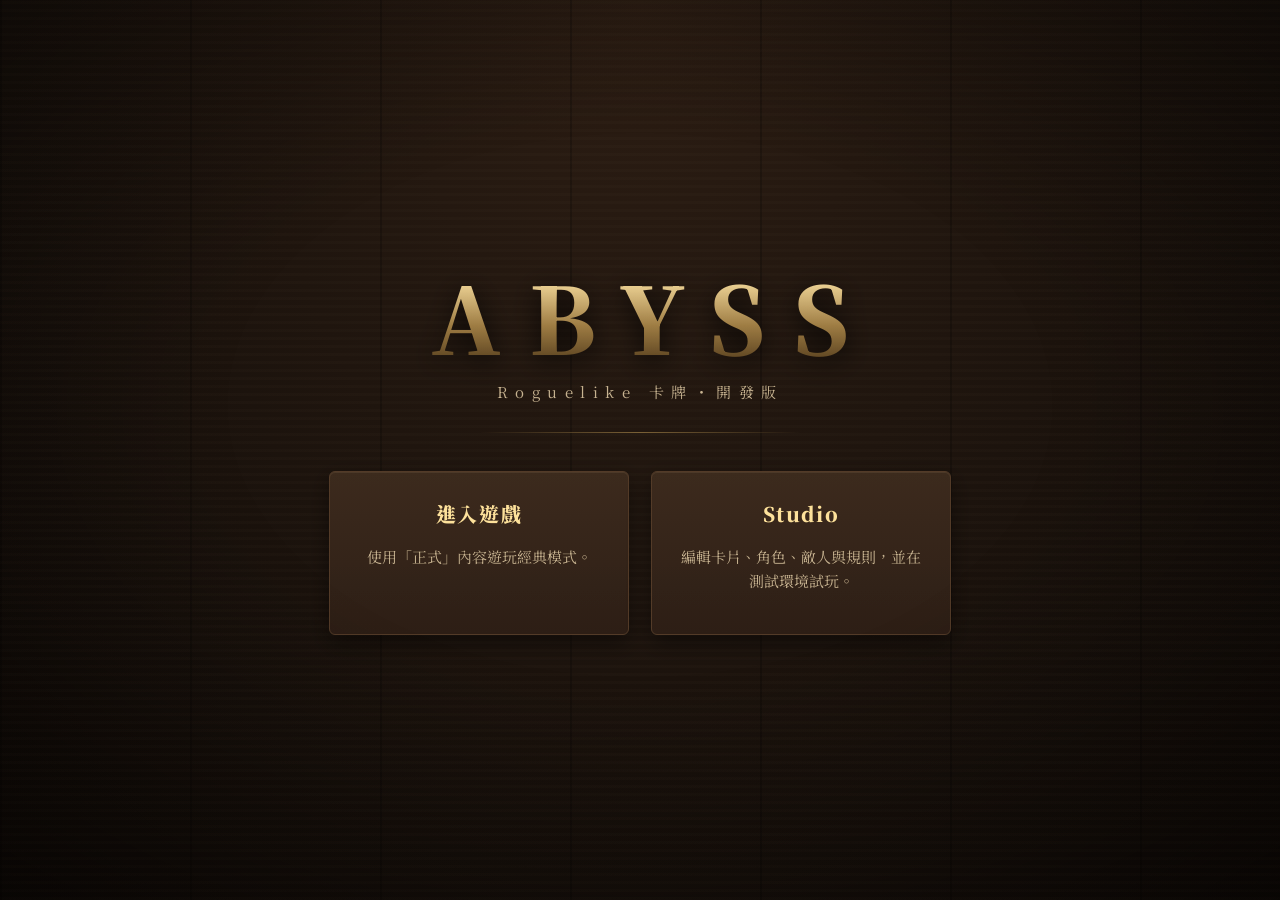
<file: index.html>
<!doctype html>
<html lang="zh-Hant">
<head>
<meta charset="utf-8">
<meta name="viewport" content="width=device-width, initial-scale=1">
<title>ABYSS</title>
<link rel="stylesheet" href="css/theme.css?v=20261125b">
<link rel="stylesheet" href="css/game.css?v=20261125b">
</head>
<body class="game">
<div id="app">
  <div class="screen">
    <div class="title-mark">ABYSS</div>
    <div class="title-sub">Roguelike 卡牌・開發版</div>
    <hr class="rule" style="width:320px">
    <div class="door-row">
      <a class="door panel" href="game.html"><h2>進入遊戲</h2><p class="dim">使用「正式」內容遊玩經典模式。</p></a>
      <a class="door panel" href="studio.html"><h2>Studio</h2><p class="dim">編輯卡片、角色、敵人與規則，並在測試環境試玩。</p></a>
    </div>
  </div>
</div>
</body>
</html>
</file>
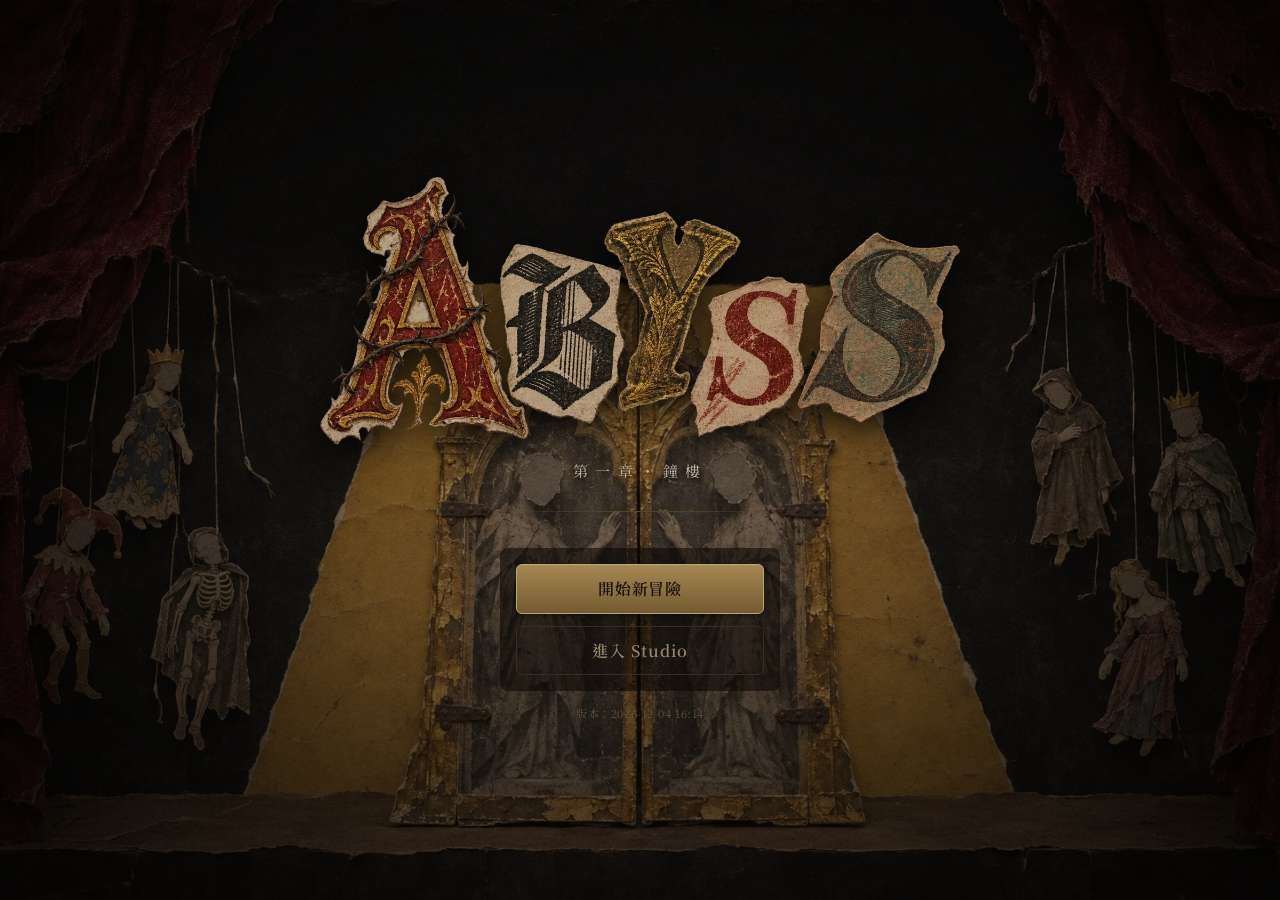
<file: game.html>
<!doctype html>
<html lang="zh-Hant">
<head>
<meta charset="utf-8">
<meta name="viewport" content="width=device-width, initial-scale=1">
<title>ABYSS</title>
<link rel="stylesheet" href="css/theme.css?v=20261125b">
<link rel="stylesheet" href="css/battle.css?v=20261125b">
<link rel="stylesheet" href="css/game.css?v=20261125b">
</head>
<body class="game">
<div id="app"></div>
<script type="module" src="js/game.js?v=20261125b"></script>
</body>
</html>
</file>
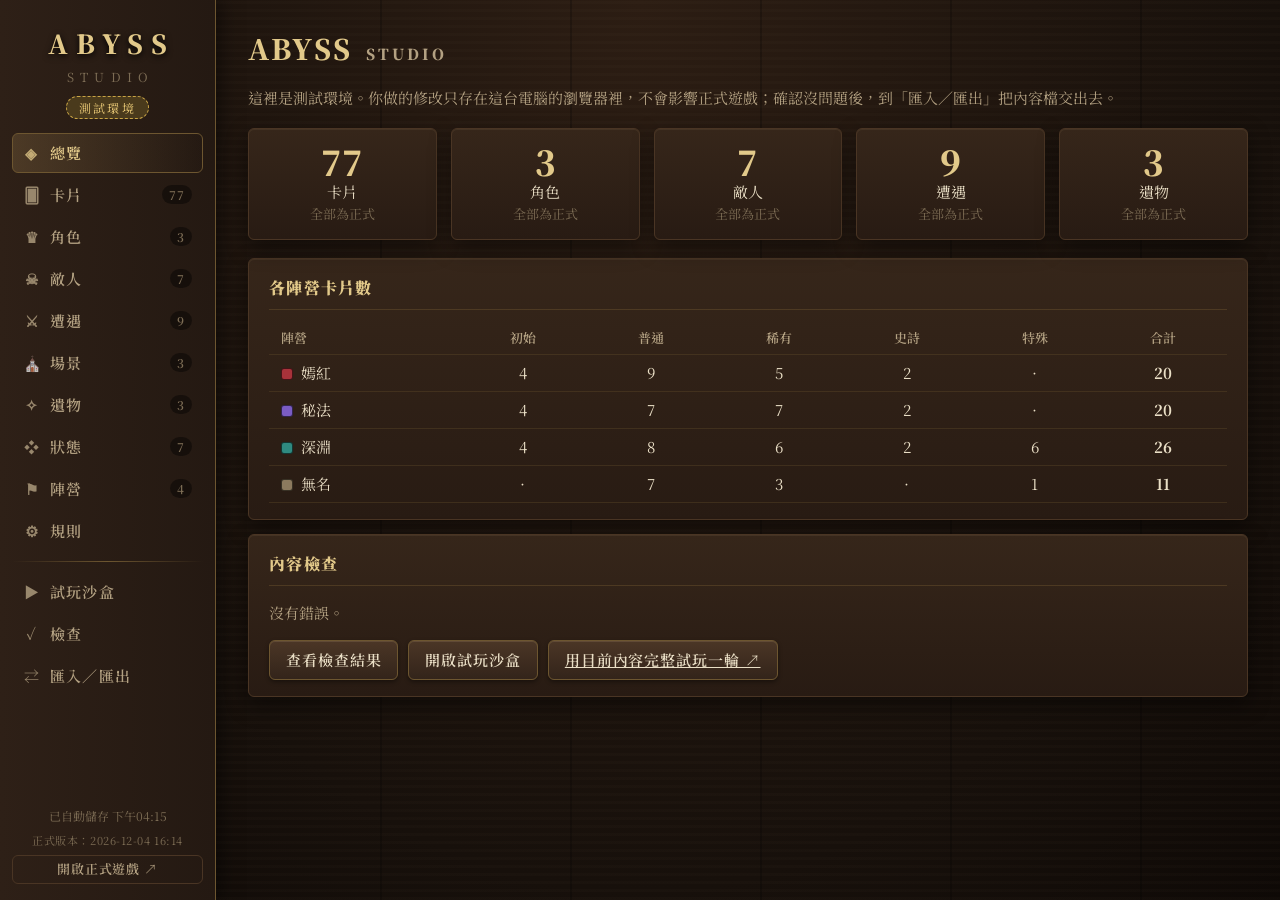
<file: studio.html>
<!doctype html>
<html lang="zh-Hant">
<head>
<meta charset="utf-8">
<meta name="viewport" content="width=device-width, initial-scale=1">
<title>ABYSS Studio</title>
<link rel="stylesheet" href="css/theme.css?v=20261125b">
<link rel="stylesheet" href="css/battle.css?v=20261125b">
<link rel="stylesheet" href="css/studio.css?v=20261125b">
</head>
<body class="studio">
<aside class="sidebar">
  <a class="brand" href="index.html"><span>ABYSS</span><small>STUDIO</small></a>
  <div class="env-tag">測試環境</div>
  <nav id="nav"></nav>
  <div class="grow"></div>
  <div id="save-state" class="save-state"></div>
  <a class="btn sm ghost" href="game.html" target="_blank">開啟正式遊戲 ↗</a>
</aside>
<main id="main"></main>
<script type="module" src="js/studio.js?v=20261125b"></script>
</body>
</html>
</file>
<file: css/theme.css>
/* 共用外觀：陳舊木質 × 黑暗奇幻 */
@import url('https://fonts.googleapis.com/css2?family=Noto+Serif+TC:wght@400;600;900&display=swap');

:root {
  --wood-0: #120c08; --wood-1: #1c130d; --wood-2: #281b13; --wood-3: #36261a; --wood-4: #4a3524;
  --brass: #b9965b; --brass-hi: #e2c98a; --brass-lo: #6d5630;
  --ink: #eadfc6; --ink-dim: #b3a182; --ink-faint: #7d6d55;
  --ember: #c8553d; --blood: #a8323a; --moss: #6f9a5b; --frost: #6fa3c4; --gold: #e0b84a;
  --parch: #d9c9a3; --parch-ink: #2b2016;
  --radius: 6px;
  --serif: 'Noto Serif TC', 'Songti TC', 'PMingLiU', 'Source Han Serif TC', serif;
}
* { box-sizing: border-box; }
html, body { height: 100%; margin: 0; }
body {
  color: var(--ink); font-family: var(--serif); font-size: 15px; line-height: 1.6;
  background:
    repeating-linear-gradient(90deg, rgba(0,0,0,.22) 0 2px, transparent 2px 190px),
    repeating-linear-gradient(0deg, rgba(255,220,170,.014) 0 3px, transparent 3px 8px),
    radial-gradient(ellipse at 50% 0%, #2c1d13 0%, #17100b 70%, #0e0906 100%);
  background-attachment: fixed;
}
h1, h2, h3, h4 { font-weight: 900; letter-spacing: .08em; margin: 0; color: var(--brass-hi); }
h1 { font-size: 28px; } h2 { font-size: 20px; } h3 { font-size: 16px; }
a { color: var(--brass-hi); }
::selection { background: var(--brass-lo); color: #fff; }
::-webkit-scrollbar { width: 10px; height: 10px; }
::-webkit-scrollbar-thumb { background: var(--wood-4); border-radius: 5px; border: 2px solid var(--wood-1); }
::-webkit-scrollbar-track { background: var(--wood-1); }

.panel {
  background: linear-gradient(180deg, var(--wood-3), var(--wood-2));
  border: 1px solid var(--wood-4); border-radius: var(--radius);
  box-shadow: inset 0 1px 0 rgba(255,220,170,.07), 0 8px 22px rgba(0,0,0,.45);
}
.rule { height: 1px; border: 0; margin: 14px 0; background: linear-gradient(90deg, transparent, var(--brass-lo), transparent); }
.dim { color: var(--ink-dim); } .faint { color: var(--ink-faint); } .small { font-size: 13px; }
.row { display: flex; gap: 10px; align-items: center; flex-wrap: wrap; }
.grow { flex: 1; } .hidden { display: none !important; }

/* 按鈕 */
.btn {
  font: inherit; font-weight: 600; color: var(--ink); cursor: pointer; padding: 7px 16px; letter-spacing: .06em;
  background: linear-gradient(180deg, #4b3626, #33241a); border: 1px solid var(--brass-lo); border-radius: var(--radius);
  box-shadow: inset 0 1px 0 rgba(255,220,170,.12), 0 2px 4px rgba(0,0,0,.4); transition: filter .12s, transform .06s;
}
.btn:hover { filter: brightness(1.2); } .btn:active { transform: translateY(1px); }
.btn:disabled { opacity: .45; cursor: not-allowed; filter: none; }
.btn.primary { background: linear-gradient(180deg, #c9a565, #8d6f3c); color: #1d140c; border-color: var(--brass-hi); }
.btn.danger { background: linear-gradient(180deg, #7c2c2c, #521c1c); border-color: #a04a44; }
.btn.ghost { background: transparent; box-shadow: none; border-color: var(--wood-4); color: var(--ink-dim); }
.btn.sm { padding: 3px 10px; font-size: 13px; }
.btn.icon { padding: 2px 8px; min-width: 28px; }

/* 表單 */
input[type=text], input[type=number], input[type=search], textarea, select {
  font: inherit; color: var(--ink); background: #150e0a; border: 1px solid var(--wood-4); border-radius: 4px;
  padding: 6px 9px; box-shadow: inset 0 2px 4px rgba(0,0,0,.5); min-width: 0;
}
input:focus, textarea:focus, select:focus, .btn:focus-visible { outline: 2px solid var(--brass); outline-offset: 1px; }
input[type=number] { width: 76px; }
input[type=color] { width: 44px; height: 32px; padding: 0; border: 1px solid var(--wood-4); background: none; }
textarea { width: 100%; resize: vertical; min-height: 58px; }
label.check { display: inline-flex; gap: 6px; align-items: center; cursor: pointer; }
input[type=checkbox] { accent-color: var(--brass); width: 16px; height: 16px; }

/* 草稿／正式 標示 */
.badge { display: inline-block; font-size: 12px; font-weight: 600; padding: 1px 9px; border-radius: 99px; letter-spacing: .1em; white-space: nowrap; }
.badge.draft { background: #4a3a1c; color: #f0cf7a; border: 1px dashed #c9a445; }
.badge.official { background: #24391f; color: #a9d490; border: 1px solid #55803f; }

/* ───────── 卡片 ───────── */
.card {
  --cw: 170px; --fc: #8c7a5e;
  position: relative; width: var(--cw); height: calc(var(--cw) * 1.5); font-size: calc(var(--cw) / 13.5); flex: none;
  border-radius: .7em; padding: .55em; color: var(--parch-ink); user-select: none;
  background: linear-gradient(160deg, color-mix(in srgb, var(--fc) 70%, #000), color-mix(in srgb, var(--fc) 28%, #0c0705) 60%, #0c0705);
  border: .12em solid color-mix(in srgb, var(--fc) 60%, var(--brass));
  box-shadow: 0 .3em .9em rgba(0,0,0,.6), inset 0 0 0 .08em rgba(0,0,0,.5);
  display: flex; flex-direction: column; gap: .3em;
}
.card-name {
  text-align: center; font-weight: 900; font-size: 1.12em; letter-spacing: .08em; color: #f3e6c8; padding: .12em 1.6em;
  background: linear-gradient(90deg, transparent, rgba(0,0,0,.55) 18%, rgba(0,0,0,.55) 82%, transparent);
  white-space: nowrap; overflow: hidden; text-overflow: ellipsis; text-shadow: 0 1px 2px #000;
}
.card-cost {
  position: absolute; top: -.5em; left: -.5em; width: 2.3em; height: 2.3em; border-radius: 50%; z-index: 2;
  display: grid; place-items: center; font-weight: 900; font-size: 1.25em; color: #fff3d0;
  background: radial-gradient(circle at 35% 30%, #e6c26a, #7a5a22 70%, #3c2a0e); border: .1em solid #2a1c0a;
  box-shadow: 0 .15em .4em rgba(0,0,0,.7); text-shadow: 0 1px 2px #000;
}
.card-cost.na { background: radial-gradient(circle at 35% 30%, #777, #333 70%, #111); font-size: 1em; }
.card-art {
  flex: 1 1 auto; min-height: 0; border-radius: .35em; overflow: hidden; display: grid; place-items: center;
  background: radial-gradient(circle at 50% 40%, color-mix(in srgb, var(--fc) 55%, #1a1009), #0d0806 85%);
  border: .08em solid rgba(0,0,0,.7); box-shadow: inset 0 0 1.2em rgba(0,0,0,.8);
}
.card-art img { width: 100%; height: 100%; object-fit: cover; }
.card-art svg { width: 46%; height: 70%; opacity: .75; fill: none; stroke: color-mix(in srgb, var(--fc) 45%, #f0dcae); stroke-width: 1.6; stroke-linecap: round; stroke-linejoin: round; }
.card-type { text-align: center; font-size: .78em; line-height: 1.3; letter-spacing: .2em; color: #e9d9b4; opacity: .85; }
/* 文字區：上方最多四行說明，下方固定留給風味文字 */
.card-text {
  flex: none; border-radius: .35em; padding: .4em .22em .35em; font-size: .8em; line-height: 1.36; letter-spacing: -.01em;
  background: linear-gradient(180deg, #e2d3ad, #c9b88d); box-shadow: inset 0 0 .8em rgba(90,60,20,.45);
  display: flex; flex-direction: column; text-align: center;
}
.card-desc { height: calc(1.36em * 4); overflow: hidden; display: flex; flex-direction: column; justify-content: center; }
.card-desc .ln.head { font-weight: 900; letter-spacing: .25em; margin-right: -.25em; }
.card-flavor {
  height: calc(1.3em * 2 * .84); margin-top: .3em; padding-top: .25em; border-top: 1px solid rgba(107,90,60,.35);
  font-size: .84em; line-height: 1.3; color: #6b5a3c; font-style: italic; overflow: hidden;
  display: flex; align-items: center; justify-content: center;
}
.card-text b { color: #7a1f1f; } .card-text b.en { color: #0e5f5c; }
.card-text i { font-style: normal; color: #4a2f7a; font-weight: 600; }
.card-text .cn { font-weight: 900; }
.card-rarity { position: absolute; left: 50%; bottom: -.35em; transform: translateX(-50%) rotate(45deg); width: .8em; height: .8em; border: .1em solid #1a1009; }
.r-starter .card-rarity, .r-special .card-rarity { background: #8a7a62; }
.r-common .card-rarity { background: #d8d0c0; } .r-rare .card-rarity { background: #5aa3e0; box-shadow: 0 0 .5em #5aa3e0; }
.r-epic .card-rarity { background: #e0b84a; box-shadow: 0 0 .6em #e0b84a; }
.card.upgraded .card-name { color: #9fe08a; }
.card .ribbon {
  position: absolute; top: .9em; right: -.35em; z-index: 3; font-size: .8em; font-weight: 900; letter-spacing: .15em;
  background: #c9a445; color: #2a1c0a; padding: .05em .6em; border: 1px dashed #2a1c0a; transform: rotate(8deg);
}
.card-tips {
  display: none; position: absolute; left: 50%; bottom: calc(100% + 10px); transform: translateX(-50%); z-index: 50; width: 230px;
  font-size: 13px; line-height: 1.5; color: var(--ink); text-align: left; pointer-events: none;
}
.card:hover .card-tips { display: block; }
.tip { background: rgba(18,12,8,.96); border: 1px solid var(--brass-lo); border-radius: 5px; padding: 6px 10px; margin-top: 4px; box-shadow: 0 4px 12px rgba(0,0,0,.6); }
.tip b { color: var(--brass-hi); margin-right: 6px; }

/* ───────── 有卡框的卡片 ───────── */
.card.framed { padding: 0; background: none; border: 0; box-shadow: none; display: block; color: var(--parch-ink); font-family: 'Noto Serif TC', var(--serif); }
.card.framed > * { position: absolute; }
.fc-art { overflow: hidden; display: grid; place-items: center; background: radial-gradient(circle at 50% 40%, color-mix(in srgb, var(--fc) 45%, #1a1009), #0d0806 85%); }
.fc-art img { width: 100%; height: 100%; object-fit: cover; }
.fc-art svg { width: 40%; height: 60%; opacity: .7; fill: none; stroke: color-mix(in srgb, var(--fc) 40%, #f0dcae); stroke-width: 1.6; stroke-linecap: round; stroke-linejoin: round; }
.fc-frame { inset: 0; width: 100%; height: 100%; pointer-events: none; filter: drop-shadow(0 .25em .5em rgba(0,0,0,.55)); }
.fc-cost, .fc-gem { aspect-ratio: 1; translate: -50% -50%; }
.fc-cost { display: grid; place-items: center; font-weight: 900; font-size: 1.45em; line-height: 1; color: #fbe9c4; -webkit-text-stroke: .17em #2a0a08; paint-order: stroke fill; }
.fc-cost.na { font-size: 1.1em; }
.fc-name { display: flex; align-items: center; justify-content: center; font-weight: 900; letter-spacing: .12em; white-space: nowrap; line-height: 1; color: #f6e6c4; -webkit-text-stroke: .17em #1c0d08; paint-order: stroke fill; }
.fc-name span { margin-right: -.12em; }
.card.framed.upgraded .fc-name { color: #b9e89c; }
.fc-text { display: flex; flex-direction: column; text-align: center; font-size: .65em; letter-spacing: .05em; }
.fc-type { font-size: .9em; letter-spacing: .35em; line-height: 1.5; color: #6b5a3c; border-bottom: 1px solid rgba(107,90,60,.35); }
.card.framed .card-desc { height: calc(1.4em * 4); line-height: 1.4; margin-top: .15em; font-weight: 600; }
.card.framed .card-flavor { margin-top: auto; height: auto; min-height: calc(1.3em * 2 * .86 + .3em); font-size: .86em; line-height: 1.3; }
.card.framed b { color: #7a1f1f; } .card.framed b.en { color: #0e5f5c; }
.card.framed i { font-style: normal; color: #4a2f7a; font-weight: 700; }
.card.framed .cn { font-weight: 900; }
.card.framed .ribbon { top: 13%; right: 4%; }
/* 稀有度寶石：鑲在卡圖下緣的尖刺上 */
/* 寶石外框本身不旋轉（中心固定在指定位置），菱形畫在內層，避免旋轉後偏離卡框上的底座 */
.fc-gem { background: none !important; box-shadow: none !important; }
.fc-gem::before { content: ''; position: absolute; inset: 15%; rotate: 45deg; border: .08em solid #160a06; background: var(--gem); box-shadow: var(--gem-glow, 0 0 0 transparent), inset .12em .12em .2em rgba(255,255,255,.55), inset -.12em -.12em .25em rgba(0,0,0,.6); }
.g-starter, .g-special { --gem: #5b5048; }
.g-common { --gem: #d9cfbb; }
.g-rare { --gem: #3f78c9; --gem-glow: 0 0 .5em #3f78c9; }
.g-epic { --gem: #e2b23c; --gem-glow: 0 0 .7em #f0c050; }

/* 卡背 */
.card-back { --cw: 60px; width: var(--cw); height: calc(var(--cw) * 1.5); flex: none; border-radius: calc(var(--cw) / 18); overflow: hidden;
  background: repeating-linear-gradient(45deg, #3a2a1c 0 6px, #2c1f15 6px 12px); border: 1px solid var(--brass-lo); box-shadow: 0 3px 8px rgba(0,0,0,.6); }
.card-back img { width: 100%; height: 100%; object-fit: cover; display: block; }
.card-back:has(img) { background: none; border: 0; }

/* 彈出視窗 */
.modal-back { position: fixed; inset: 0; background: rgba(6,4,2,.78); display: grid; place-items: center; z-index: 200; padding: 20px; }
.modal { max-width: min(1100px, 96vw); max-height: 92vh; overflow: auto; padding: 22px 26px; }
.modal h2 { text-align: center; margin-bottom: 14px; }
.card-pick { display: flex; flex-wrap: wrap; gap: 18px; justify-content: center; padding: 14px 6px; }
.card-pick .card { cursor: pointer; transition: transform .12s; }
.card-pick .card:hover { transform: translateY(-6px); }
.card-pick .card.picked { outline: 3px solid var(--gold); outline-offset: 3px; transform: translateY(-10px); }

.toast { position: fixed; left: 50%; bottom: 26px; transform: translateX(-50%); z-index: 400; padding: 9px 20px; background: #20160f; border: 1px solid var(--brass); border-radius: 99px; box-shadow: 0 6px 20px rgba(0,0,0,.6); }

.ver { font-size: 11px; color: var(--ink-faint); text-align: center; letter-spacing: .05em; }

/* 名稱布條是淺色羊皮紙時，名稱改用深色墨字 */
.card.framed.name-dark .fc-name { color: #24140a; -webkit-text-stroke: 0; text-shadow: 0 0 .15em rgba(245,232,200,.7); }
</file>
<file: css/game.css>
/* 遊戲本體的畫面 */
body.game #app { min-height: 100vh; display: flex; flex-direction: column; }
.screen { flex: 1; display: flex; flex-direction: column; align-items: center; justify-content: center; gap: 14px; padding: 30px 20px; text-align: center; }
.title-mark { font-size: 92px; font-weight: 900; letter-spacing: .3em; margin-right: -.3em; line-height: 1.1;
  background: linear-gradient(180deg, #f1dca3, #8d6f3c 60%, #4a3519); -webkit-background-clip: text; background-clip: text; color: transparent;
  filter: drop-shadow(0 6px 14px rgba(0,0,0,.8)); }
.title-sub { letter-spacing: .5em; color: var(--ink-dim); }
.menu { display: flex; flex-direction: column; gap: 12px; min-width: 280px; margin-top: 8px; }
.menu .btn { padding: 11px 20px; font-size: 16px; text-decoration: none; text-align: center; }
.door-row { display: flex; gap: 22px; flex-wrap: wrap; justify-content: center; margin-top: 10px; }
.door { width: 300px; padding: 26px; text-decoration: none; color: var(--ink); transition: transform .15s, border-color .15s; }
.door:hover { transform: translateY(-4px); border-color: var(--brass); }
.preview-bar { background: #4a3a1c; color: #f0cf7a; border-bottom: 1px dashed #c9a445; text-align: center; padding: 4px 10px; font-size: 13px; letter-spacing: .08em; }

.hud { display: flex; align-items: center; gap: 14px; padding: 8px 18px; background: linear-gradient(180deg, #33241a, #20160f); border-bottom: 1px solid var(--brass-lo); box-shadow: 0 4px 12px rgba(0,0,0,.5); flex-wrap: wrap; }
.hud b { color: var(--brass-hi); letter-spacing: .12em; font-size: 16px; }
.hud-hp { color: #f08a72; font-weight: 600; }
.pips { display: flex; gap: 5px; align-items: center; }
.pip { width: 11px; height: 11px; border-radius: 50%; border: 1px solid var(--brass-lo); background: #150e0a; }
.pip.s-rest { border-radius: 2px; transform: rotate(45deg); border-color: #c8763d; }
.pip.boss { width: 15px; height: 15px; border-color: var(--gold); }
.pip.done { background: var(--brass-lo); } .pip.now { background: var(--gold); box-shadow: 0 0 8px var(--gold); }
.enc-name { text-align: center; letter-spacing: .4em; color: var(--ink-dim); padding-top: 12px; }
.battle-wrap { flex: 1; display: flex; flex-direction: column; }
.battle-wrap > .battle { flex: 1; }
.gold { color: var(--gold); }

.char-row { display: flex; gap: 22px; flex-wrap: wrap; justify-content: center; margin: 14px 0; }
.char { width: 300px; padding: 22px 22px 18px; border-top: 3px solid var(--fc); }
.char h2 { margin-top: 12px; } .char-title { color: var(--fc); filter: brightness(1.5); letter-spacing: .15em; font-size: 13px; }
.char p { min-height: 72px; margin: 10px 0; }
.relic-line { margin-top: 6px; color: #d7b8f0; text-align: left; background: rgba(10,6,4,.5); border-radius: 5px; padding: 6px 10px; }
.fire { font-size: 76px; color: #e0843d; text-shadow: 0 0 30px #e0843d; line-height: 1; }
.up-pair { display: flex; align-items: center; gap: 10px; padding: 10px; border-radius: 8px; cursor: pointer; border: 1px solid transparent; }
.up-pair:hover { border-color: var(--brass); background: rgba(10,6,4,.5); }
.up-pair > span { font-size: 22px; color: var(--gold); }

.relic-img { width: 34px; height: 34px; object-fit: contain; float: left; margin: 0 8px 0 0; }
.emblem { width: 20px; height: 20px; object-fit: contain; vertical-align: -4px; margin-right: 5px; }

/* 遊戲中的非戰鬥畫面也壓暗四周 */
body.game::after { content: ''; position: fixed; inset: 0; z-index: 150; pointer-events: none;
  background: radial-gradient(ellipse 80% 75% at 50% 45%, transparent 40%, rgba(3,2,1, calc(var(--vignette, .6) * .8)) 100%); }
body.game .screen { filter: brightness(calc(var(--mood-bright, 1) + .12)); }
.hud { background: linear-gradient(180deg, #1d140e, #120c08); border-bottom-color: #4a3a22; }

.relic-row { display: flex; gap: 6px; }
.relic-icon { width: 30px; height: 30px; display: grid; place-items: center; border-radius: 50%; cursor: help; font-size: 16px; color: #d7b8f0;
  background: radial-gradient(circle at 40% 35%, #3a2a40, #160f18); border: 1px solid #7d5aa0; }
.relic-icon img { width: 26px; height: 26px; object-fit: contain; }
/* 正式遊戲（全螢幕）：手牌少收一點，至少露出約七成 */
body.game .hand { margin-bottom: -58px; }

/* ───────── 選陣營：昏暗的房間、一道昏黃的光、三本書 ───────── */
.fsel { position: relative; flex: 1; min-height: 100vh; overflow: hidden; display: flex; flex-direction: column; align-items: center; justify-content: center;
  background: radial-gradient(ellipse 45% 55% at 50% 62%, rgba(110,78,40,.35), transparent 70%), radial-gradient(ellipse at 50% 100%, #1c120b, #0a0604 70%); }
.fsel.has-bg { background-size: cover; background-position: center; }
.fsel-beam { position: absolute; left: 50%; top: -10%; width: 70vw; height: 92%; translate: -50% 0; pointer-events: none;
  background: linear-gradient(180deg, rgba(255,214,140,.22), rgba(255,200,120,.10) 60%, transparent);
  clip-path: polygon(42% 0, 58% 0, 100% 100%, 0 100%); filter: blur(10px); animation: beamflick 4s steps(1, end) infinite; }
@keyframes beamflick { 0%, 100% { opacity: 1; } 31% { opacity: .9; } 37% { opacity: 1; } 72% { opacity: .94; } }
.fsel-dust { position: absolute; inset: 0; pointer-events: none; opacity: .45;
  background-image: radial-gradient(1.5px 1.5px at 44% 30%, #f3e2b8, transparent), radial-gradient(1px 1px at 52% 45%, #f3e2b8, transparent), radial-gradient(1px 1px at 58% 22%, #f3e2b8, transparent), radial-gradient(1.5px 1.5px at 48% 60%, #f3e2b8, transparent);
  animation: motes 18s linear infinite; }
.fsel-head { position: relative; text-align: center; margin-bottom: 4vh; }
.fsel-head h1 { font-size: 32px; letter-spacing: .4em; margin-right: -.4em; }
.books { position: absolute; left: 0; right: 0; bottom: var(--surface, 58%); display: flex; gap: 4vw; align-items: flex-end; justify-content: center; }
/* 書的陰影落在桌面上 */
.book::before { content: ''; position: absolute; left: 6%; right: 6%; bottom: -10px; height: 22px; border-radius: 50%; background: radial-gradient(ellipse, rgba(0,0,0,.7), transparent 70%); z-index: -1; }
.book { position: relative; font: inherit; color: var(--ink); background: none; border: 0; cursor: pointer; display: flex; flex-direction: column; align-items: center; padding: 0; transition: transform .2s steps(3, end); }
.book-img { width: min(17vw, 220px); filter: drop-shadow(0 18px 18px rgba(0,0,0,.7)) brightness(.85); transition: filter .2s; }
.book:hover { transform: translateY(-16px) rotate(-2deg); }
.book:hover .book-img, .book:hover .book-ph { filter: drop-shadow(0 0 18px color-mix(in srgb, var(--fc) 70%, #f6d77a)) drop-shadow(0 24px 20px rgba(0,0,0,.7)) brightness(1.08); }
.book.opening { animation: bookopen .5s steps(5, end) forwards; }
@keyframes bookopen { to { transform: translateY(-40px) scale(1.25); opacity: 0; } }
.book:hover .book-label { transform: translateY(16px) rotate(2deg); }
/* 紙條：釘在桌子前緣，不跟著書抬起 */
.book-label { position: absolute; top: calc(100% + var(--edge, 9vh)); left: 50%; translate: -50% 0; width: min(15vw, 200px); padding: 8px 10px 9px; text-align: center; color: #2b2016;
  background: linear-gradient(180deg, #e2d3ad, #c9b88d); box-shadow: 0 4px 8px rgba(0,0,0,.6); rotate: var(--tilt, -2deg);
  clip-path: polygon(0 4%, 8% 0, 40% 3%, 70% 0, 100% 3%, 98% 50%, 100% 96%, 60% 100%, 30% 97%, 2% 100%, 0 50%); }
.book:nth-child(2) .book-label { --tilt: 1.5deg; } .book:nth-child(3) .book-label { --tilt: -1deg; }
.book-label::before { content: ''; position: absolute; left: 50%; top: 4px; width: 9px; height: 9px; translate: -50% 0; border-radius: 50%; background: radial-gradient(circle at 35% 30%, #9a8a7a, #3a2c22); box-shadow: 0 1px 2px #000; }
.book-label b { display: block; margin-top: 6px; font-size: 19px; letter-spacing: .4em; margin-right: -.4em; color: color-mix(in srgb, var(--fc) 75%, #000); }
.book-label span { font-size: 12px; color: #5a4a32; line-height: 1.5; display: block; }

/* ───────── 木桌 ───────── */
.desk { position: relative; width: min(92vw, 1180px); height: min(54vh, 520px); --surface: 58%; --edge: 9vh; }
.desk-img { position: absolute; left: 0; right: 0; bottom: 0; width: 100%; height: 100%; object-fit: contain; object-position: bottom; filter: brightness(.8); }
.desk-ph { position: absolute; inset: 0; }
/* 桌面：略微透視、木紋、刮痕與缺角 */
.desk-top { position: absolute; left: 4%; right: 4%; bottom: 40%; height: 20%;
  background:
    repeating-linear-gradient(90deg, rgba(0,0,0,.25) 0 2px, transparent 2px 9%),
    repeating-linear-gradient(0deg, rgba(255,220,170,.05) 0 2px, transparent 2px 7px),
    linear-gradient(180deg, #4a3220, #3a2617 60%, #2c1c10);
  clip-path: polygon(6% 0, 30% 2%, 31% 0, 70% 1%, 94% 0, 100% 100%, 82% 100%, 80% 94%, 77% 100%, 0 100%);
  box-shadow: inset 0 8px 18px rgba(0,0,0,.5); }
.desk-top::after { content: ''; position: absolute; inset: 0;
  background: radial-gradient(ellipse 60% 120% at 50% 0%, rgba(255,214,140,.22), transparent 70%),
    linear-gradient(170deg, transparent 40%, rgba(0,0,0,.35) 41%, transparent 43%), linear-gradient(8deg, transparent 62%, rgba(0,0,0,.3) 63%, transparent 65%); }
/* 桌子前緣的厚板 */
.desk-front { position: absolute; left: 0; right: 0; bottom: 26%; height: 14%;
  background: repeating-linear-gradient(90deg, rgba(0,0,0,.3) 0 3px, transparent 3px 24%), linear-gradient(180deg, #3b2717, #24170d);
  clip-path: polygon(0 0, 100% 0, 99% 70%, 96% 100%, 60% 92%, 58% 100%, 20% 96%, 3% 100%, 1% 60%);
  box-shadow: 0 10px 20px rgba(0,0,0,.6); }
.desk-front::before { content: ''; position: absolute; left: 0; right: 0; top: 0; height: 3px; background: rgba(255,220,170,.18); }
/* 桌腳：一隻歪了 */
.desk-leg { position: absolute; bottom: 0; width: 5%; height: 28%; background: linear-gradient(90deg, #1c120a, #33221394, #1c120a); }
.desk-leg.l { left: 7%; rotate: 2deg; } .desk-leg.r { right: 7%; rotate: -4deg; transform-origin: top; }
.fsel-head { margin-bottom: 0; }
.fsel-back { position: absolute; left: 24px; bottom: 24px; }
/* 暫代的書 */
.book-ph { position: relative; width: min(14vw, 180px); aspect-ratio: 3 / 4; filter: drop-shadow(0 18px 18px rgba(0,0,0,.7)) brightness(.85); transform: perspective(700px) rotateX(18deg); transition: filter .2s; }
.book-cover { position: absolute; inset: 0 0 6% 7%; border-radius: 3px 8px 8px 3px; display: grid; place-items: center;
  background: linear-gradient(135deg, color-mix(in srgb, var(--fc) 75%, #000), color-mix(in srgb, var(--fc) 35%, #0a0604)); border: 3px solid #1a0f08;
  box-shadow: inset 0 0 0 6px color-mix(in srgb, var(--fc) 30%, #b9965b), inset 0 0 30px rgba(0,0,0,.6); }
.book-cover span { font-size: 64px; font-weight: 900; color: #f1dca3; text-shadow: 0 2px 6px #000; opacity: .85; }
.book-cover img { width: 46%; }
.book-spine { position: absolute; left: 0; top: 0; bottom: 6%; width: 9%; background: linear-gradient(90deg, #120a06, color-mix(in srgb, var(--fc) 50%, #120a06)); border-radius: 3px 0 0 3px; }
.book-pages { position: absolute; left: 9%; right: 3%; bottom: 0; height: 7%; background: repeating-linear-gradient(0deg, #e2d3ad 0 2px, #b9a77d 2px 3px); border-radius: 0 0 6px 2px; }

/* ───────── 角色介面：形象大圖＋手抄本簡介 ───────── */
.csel { position: relative; flex: 1; min-height: 100vh; display: flex; gap: 3vw; align-items: center; justify-content: center; padding: 30px 4vw; overflow: hidden;
  background: radial-gradient(ellipse 40% 70% at 30% 45%, color-mix(in srgb, var(--fc) 18%, transparent), transparent 70%), radial-gradient(ellipse at 50% 100%, #1c120b, #0a0604 70%); }
.csel-beam { position: absolute; left: 30%; top: -10%; width: 50vw; height: 110%; translate: -50% 0; pointer-events: none;
  background: linear-gradient(180deg, rgba(255,214,140,.18), transparent 85%); clip-path: polygon(40% 0, 60% 0, 100% 100%, 0 100%); filter: blur(12px); }
.csel-portrait { position: relative; height: min(84vh, 760px); aspect-ratio: 2 / 3; flex: none; display: grid; place-items: center; }
.csel-portrait img { width: 100%; height: 100%; object-fit: contain; object-position: bottom; filter: drop-shadow(0 20px 30px rgba(0,0,0,.8)); }
.csel-portrait.ph { background: radial-gradient(ellipse at 50% 40%, color-mix(in srgb, var(--fc) 40%, #1a1009), #0b0705 75%); border: 2px solid var(--brass-lo); border-radius: 46% 46% 6px 6px / 30% 30% 6px 6px; }
.csel-portrait.ph span { font-size: 180px; font-weight: 900; color: rgba(241,220,163,.75); text-shadow: 0 6px 20px #000; }
.csel-arrow { position: absolute; top: 50%; translate: 0 -50%; font: inherit; font-size: 48px; width: 56px; height: 72px; color: var(--brass-hi); background: rgba(10,6,4,.5); border: 1px solid var(--brass-lo); border-radius: 6px; cursor: pointer; }
.csel-arrow.l { left: -20px; } .csel-arrow.r { right: -20px; }
/* 手抄本書頁 */
.csel-page { position: relative; width: min(560px, 46vw); padding: 34px 40px 26px; color: var(--parch-ink);
  background: linear-gradient(180deg, #e6d8b4, #cdbb8f); border-radius: 4px; box-shadow: 0 20px 40px rgba(0,0,0,.7), inset 0 0 50px rgba(110,80,30,.45);
  clip-path: polygon(0 1%, 3% 0, 30% 1%, 55% 0, 80% 1%, 100% 0, 99% 30%, 100% 60%, 99% 100%, 70% 99%, 40% 100%, 10% 99%, 0 100%, 1% 60%); }
.csel-page h1 { color: #2a120c; font-size: 40px; letter-spacing: .25em; }
.csel-faction { display: flex; align-items: center; gap: 8px; font-size: 14px; letter-spacing: .4em; color: color-mix(in srgb, var(--fc) 80%, #000); font-weight: 900; }
.csel-faction img { width: 26px; }
.csel-title { color: color-mix(in srgb, var(--fc) 70%, #000); letter-spacing: .3em; font-weight: 600; margin-top: 2px; }
.csel-desc { margin: 14px 0; line-height: 1.8; border-left: 3px solid color-mix(in srgb, var(--fc) 60%, #6b5a3c); padding-left: 12px; }
.csel-stats { display: flex; gap: 26px; align-items: flex-start; padding: 12px 0; border-top: 1px solid rgba(107,90,60,.4); border-bottom: 1px solid rgba(107,90,60,.4); }
.csel-stats .faint, .csel-deck .faint { color: #7a6748; font-size: 12px; letter-spacing: .2em; display: block; margin-bottom: 4px; }
.csel-stats .hp { font-size: 26px; color: #8a1f1f; }
.csel-relic { flex: 1; } .csel-relic b { color: #3a2412; } .csel-relic .dim { color: #5a4a32; }
.relic-icon.big { width: 44px; height: 44px; flex: none; } .relic-icon.big img { width: 38px; height: 38px; }
.csel-deck { margin-top: 12px; }
.csel-deck .btn.ghost { color: #4a3420; border-color: rgba(107,90,60,.5); }
.csel-cards { display: flex; flex-wrap: wrap; gap: 10px; margin-top: 6px; }
.csel-card { position: relative; cursor: pointer; transition: transform .12s; }
.csel-card:hover { transform: translateY(-4px); }
.csel-n { position: absolute; right: -6px; bottom: -6px; font-size: 18px; font-weight: 900; color: #fbe9c4; -webkit-text-stroke: 4px #1a0a06; paint-order: stroke fill; }
.csel-actions { margin-top: 18px; }
.csel-actions .btn.ghost { color: #4a3420; border-color: rgba(107,90,60,.5); }
.btn.seal-btn { padding: 12px 34px; font-size: 18px; letter-spacing: .4em; border-radius: 50px; background: radial-gradient(circle at 35% 30%, #c4453a, #7a1a14 70%); color: #fbe9c4; border: 2px solid #3a0a06; box-shadow: 0 4px 10px rgba(0,0,0,.5); }
@media (max-width: 900px) { .csel { flex-direction: column; } .csel-portrait { height: 46vh; } .csel-page { width: 100%; } }

/* 標題畫面：紙劇場背景＋剪報標誌 */
.title-screen.has-bg { background-size: cover; background-position: center; position: relative; }
.title-screen.has-bg::before { content: ''; position: absolute; inset: 0; background: radial-gradient(ellipse 60% 70% at 50% 45%, rgba(0,0,0,.15), rgba(0,0,0,.65)); pointer-events: none; }
.title-screen > * { position: relative; }
.title-logo { width: min(640px, 80vw); filter: drop-shadow(0 10px 18px rgba(0,0,0,.85)); }
.title-screen .title-sub { text-shadow: 0 2px 6px #000; color: var(--ink); }
.title-screen .menu { background: rgba(10,6,4,.55); padding: 16px; border-radius: 8px; }
/* 關卡進度標記：剪紙圖示 */
.pips { gap: 3px; }
.pip[data-kind] { width: 22px; height: 22px; border: 0; border-radius: 0; rotate: none; transform: none; background: url('../assets/ui/pip-battle.webp') center / contain no-repeat; opacity: .45; filter: grayscale(.6) brightness(.7); }
.pip[data-kind=rest] { background-image: url('../assets/ui/pip-rest.webp'); }
.pip[data-kind=boss] { width: 28px; height: 28px; background-image: url('../assets/ui/pip-boss.webp'); }
.pip[data-kind].done { opacity: .8; filter: grayscale(.2) brightness(.8); box-shadow: none; }
.pip[data-kind].now { opacity: 1; filter: drop-shadow(0 0 6px var(--gold)); box-shadow: none; scale: 1.25; }

/* 篝火插圖：火光一格一格閃 */
.fire-img { width: min(340px, 40vh); filter: drop-shadow(0 0 30px rgba(224,132,61,.45)) drop-shadow(0 12px 16px rgba(0,0,0,.7)); animation: firelick 1.4s steps(1, end) infinite; }
@keyframes firelick { 0%, 100% { filter: drop-shadow(0 0 30px rgba(224,132,61,.45)) drop-shadow(0 12px 16px rgba(0,0,0,.7)); } 33% { filter: drop-shadow(0 0 40px rgba(240,150,70,.6)) drop-shadow(0 12px 16px rgba(0,0,0,.7)); } 66% { filter: drop-shadow(0 0 24px rgba(210,120,50,.4)) drop-shadow(0 12px 16px rgba(0,0,0,.7)); } }
/* 勝利、戰敗：整張插圖當背景，文字在下方的暗帶上 */
.end-screen.has-bg { background-size: cover; background-position: center; justify-content: flex-end; padding-bottom: 7vh; position: relative; }
.end-screen.has-bg::before { content: ''; position: absolute; inset: 0; pointer-events: none; background: linear-gradient(180deg, transparent 45%, rgba(6,3,2,.88) 82%); }
/* 戰敗：倒下的紙偶在畫面下方中央，文字移到右側，不蓋住它 */
.end-screen.lose.has-bg { justify-content: center; align-items: flex-end; padding: 0 7vw 0 0; }
.end-screen.lose.has-bg::before { background: linear-gradient(90deg, transparent 45%, rgba(6,3,2,.85) 78%); }
.end-screen.lose.has-bg .title-mark, .end-screen.lose.has-bg p, .end-screen.lose.has-bg .menu { align-self: flex-end; width: 360px; text-align: center; }
.end-screen > * { position: relative; }
.end-screen .title-mark { -webkit-text-stroke: 0; filter: drop-shadow(0 4px 10px #000); }
.end-screen p.dim { color: var(--ink); text-shadow: 0 2px 6px #000; }

/* 正式的桌子圖：桌面在圖的上方約 0～40%，前緣厚板約 36～45% */
.desk.has { height: auto; aspect-ratio: 1600 / 817; width: min(88vw, 1100px, 118vh); --surface: 64%; --edge: 6vh; margin-top: 3vh; }
.desk.has .desk-img { object-fit: fill; filter: brightness(.82) drop-shadow(0 20px 26px rgba(0,0,0,.75)); }
/* 書本：正面朝前的書稍微往後仰，看起來是立在桌面上 */
.desk.has .books { gap: 5%; }
.book-img { width: min(13vw, 165px); transform: perspective(800px) rotateX(14deg); transform-origin: 50% 100%; }

.fsel-head { z-index: 3; margin-bottom: 2vh; }
.fsel-head h1 { text-shadow: 0 3px 10px #000, 0 0 2px #000; }

/* 桌面背景：從畫面中段鋪到底，往遠處漸暗、略帶透視 */
.tabletop { position: absolute; left: -8%; right: -8%; bottom: 0; height: 58%; background-size: 100% 100%; pointer-events: none;
  transform: perspective(900px) rotateX(38deg); transform-origin: 50% 100%;
  filter: brightness(.78) saturate(.9);
  -webkit-mask: linear-gradient(180deg, transparent 0, #000 22%, #000 100%), radial-gradient(ellipse 70% 120% at 50% 100%, #000 55%, transparent 100%);
  -webkit-mask-composite: source-in; mask: linear-gradient(180deg, transparent 0, #000 22%), radial-gradient(ellipse 70% 120% at 50% 100%, #000 55%, transparent 100%); mask-composite: intersect; }
.desk.on-top { height: 60vh; width: min(92vw, 1100px); --surface: 30%; --edge: 2vh; margin-top: 8vh; }
.desk.on-top .book-img { width: min(15vw, 190px); transform: perspective(800px) rotateX(20deg); }
.desk.on-top .book-label { top: calc(100% + 2.5vh); }

/* 書平躺在桌面上：往後倒、各自略歪，像隨手放下；滑過時微微抬起 */
.desk.on-top { --surface: 6%; }
.desk.on-top .books { gap: 2vw; perspective: 1100px; }
.desk.on-top .book { transform-style: preserve-3d; }
.desk.on-top .book:hover { transform: none; }
.desk.on-top .book-img { width: min(16vw, 205px); transform-origin: 50% 70%; transform: rotateX(58deg) rotateZ(var(--lie, 0deg)); filter: brightness(.85) drop-shadow(0 6px 3px rgba(0,0,0,.8)); transition: transform .25s steps(4, end), filter .2s; }
.desk.on-top .book:nth-child(1) { --lie: -9deg; } .desk.on-top .book:nth-child(2) { --lie: 4deg; } .desk.on-top .book:nth-child(3) { --lie: 12deg; }
.desk.on-top .book:hover .book-img { transform: rotateX(46deg) rotateZ(var(--lie, 0deg)) translateZ(40px); filter: brightness(1.08) drop-shadow(0 0 16px color-mix(in srgb, var(--fc) 70%, #f6d77a)) drop-shadow(0 26px 14px rgba(0,0,0,.7)); }
.desk.on-top .book::before { display: none; }
.desk.on-top .book-label { top: calc(100% - 4vh); }
.desk.on-top .book:hover .book-label { transform: none; }
.tabletop { height: 68%; }
.desk.on-top { margin-top: 0; height: 52vh; }
.desk.on-top .books { bottom: 18%; }
.desk.on-top .book-label { top: calc(100% + 1vh); }

/* 新的書圖本身就是斜上方視角、平放在桌上，不再用透視壓扁；只各自轉一點角度 */
.desk.on-top .book-img { width: min(17vw, 230px); transform: rotate(var(--lie, 0deg)); transform-origin: 50% 60%; filter: brightness(.85) drop-shadow(4px 10px 6px rgba(0,0,0,.75)); }
.desk.on-top .book:nth-child(1) { --lie: -7deg; } .desk.on-top .book:nth-child(2) { --lie: 3deg; } .desk.on-top .book:nth-child(3) { --lie: 9deg; }
.desk.on-top .book:hover .book-img { transform: rotate(var(--lie, 0deg)) translateY(-14px) scale(1.04); filter: brightness(1.08) drop-shadow(0 0 16px color-mix(in srgb, var(--fc) 70%, #f6d77a)) drop-shadow(6px 24px 12px rgba(0,0,0,.7)); }
.desk.on-top .books { bottom: 22%; }
.desk.on-top .book-label { top: calc(100% + 3vh); }

/* 正式桌面圖：本身是俯視，用較緩的透視往遠處退 */
.tabletop { height: 72%; transform: perspective(1000px) rotateX(30deg); background-size: cover; background-position: 50% 40%; filter: brightness(.85) saturate(.95); }
.fsel-back { z-index: 5; background: rgba(10,6,4,.7); color: var(--ink); }
</file>
<file: css/battle.css>
/* 戰鬥畫面 */
.battle { position: relative; display: flex; flex-direction: column; min-height: 640px; height: 100%; }
.battle-stage { flex: 1; display: flex; justify-content: space-between; align-items: center; gap: 30px; padding: 26px clamp(20px, 19%, 360px) 10px; }
.enemies { display: flex; gap: 10px; align-items: flex-end; flex-wrap: wrap; justify-content: flex-end; }
/* 敵人前後錯開：偶數位的站後面一點、小一點 */
.enemies .actor:nth-child(even) { translate: 0 -26px; scale: .93; z-index: 0; }
.enemies .actor:nth-child(3) { translate: 0 10px; }
.battle-stage { position: relative; z-index: 0; }
.stage-dim { position: absolute; inset: -40px 0 0; background: #050302; opacity: 0; pointer-events: none; z-index: 3; }
.battle-stage.spot .stage-dim { opacity: .74; }
.actor { position: relative; z-index: 1; width: 240px; text-align: center; }
.actor.boss { width: 300px; }
.actor.focus, .actor.lit { z-index: 5; }
.actor-info { position: relative; z-index: 2; }
.actor-name { font-weight: 900; letter-spacing: .1em; margin: 6px 0 4px; text-shadow: 0 1px 3px #000; }
.battle.targeting .actor.enemy { cursor: crosshair; }
.battle.targeting .actor.enemy .puppet-body { filter: drop-shadow(0 0 10px var(--ember)); }

/* 徽章（選角畫面使用） */
.medal {
  width: 120px; height: 120px; margin: 0 auto; border-radius: 50%; display: grid; place-items: center; overflow: hidden;
  font-size: 56px; font-weight: 900; color: rgba(240,220,174,.85); text-shadow: 0 3px 8px #000;
  border: 3px solid var(--brass-lo); box-shadow: 0 0 0 4px #150e0a, 0 10px 24px rgba(0,0,0,.7), inset 0 0 26px rgba(0,0,0,.85);
  background: radial-gradient(circle at 40% 30%, #5b4630, #1d130c 75%);
}
.medal img { width: 100%; height: 100%; object-fit: cover; }
.medal.cutout { border-radius: 8px; background: none; border: 0; box-shadow: none; width: 170px; height: 200px; }
.medal.cutout img { object-fit: contain; object-position: bottom; }

/* ───────── 紙偶 ───────── */
.puppet { position: relative; width: 220px; height: 270px; margin: 0 auto; perspective: 900px; transform-origin: 50% 100%; }
.puppet.boss { width: 290px; height: 350px; }
.actor.focus .puppet { transform: scale(1.2); }
.puppet-flip { position: absolute; inset: 0; }
.puppet-body { position: absolute; inset: 0; transform-origin: 50% 100%; animation: sway 1.9s steps(4, end) infinite alternate; }
@keyframes sway { from { rotate: -1.3deg; } to { rotate: 1.3deg; } }
.puppet-img { position: absolute; left: 50%; bottom: 0; height: 100%; transform-origin: 50% 100%; pointer-events: none; }
/* 紙片白邊與落地陰影 */
.puppet.paper .puppet-img {
  filter: drop-shadow(2px 0 0 #e8dfc6) drop-shadow(-2px 0 0 #e8dfc6) drop-shadow(0 2px 0 #e8dfc6) drop-shadow(0 -2px 0 #e8dfc6) drop-shadow(5px 6px 0 rgba(0,0,0,.5));
}
.puppet-stick { display: none; }
.puppet-shadow { position: absolute; left: 12%; right: 12%; bottom: -8px; height: 16px; border-radius: 50%; background: rgba(0,0,0,.55); filter: blur(4px); z-index: -1; }
/* 暫代紙偶：還沒有圖時，用一塊插在棍子上的紙牌 */
.puppet-stand {
  --pc: #8c7a5e; position: absolute; left: 50%; bottom: 34%; translate: -50% 0; width: 132px; height: 150px; display: grid; place-items: center;
  background: linear-gradient(160deg, color-mix(in srgb, var(--pc) 70%, #d9c9a3), color-mix(in srgb, var(--pc) 55%, #2a1c10));
  border: 3px solid #17100a; border-radius: 46% 46% 12% 12% / 40% 40% 10% 10%;
  box-shadow: 0 0 0 3px #e8dfc6, 6px 8px 0 rgba(0,0,0,.5);
}
.puppet-stand::after { content: ''; position: absolute; left: calc(50% - 4px); top: 100%; width: 8px; height: 62%; background: linear-gradient(90deg, #6b4a2a, #3c2814); border: 2px solid #17100a; z-index: -1; }
.puppet-stand span { font-size: 66px; font-weight: 900; color: #17100a; line-height: 1; margin-top: -14px; }
.puppet-tag { position: absolute; bottom: 8px; left: 0; right: 0; font-size: 12px; font-weight: 900; letter-spacing: .15em; color: #17100a; }
.puppet-stand[data-pose=attack] { rotate: 10deg; } .puppet.right .puppet-stand[data-pose=attack] { rotate: -10deg; }
.puppet-stand[data-pose=hit], .puppet-stand[data-pose=down] { rotate: -12deg; filter: saturate(.5) brightness(.8); }
.puppet.right .puppet-stand[data-pose=hit] { rotate: 12deg; }
.puppet-stand[data-pose=charge], .puppet-stand[data-pose=blessing], .puppet-stand[data-pose=sacrifice] { box-shadow: 0 0 0 3px #f1dca3, 0 0 22px 6px rgba(240,200,110,.7), 6px 8px 0 rgba(0,0,0,.5); }
/* 出手特寫的放射光 */
.puppet-rays {
  position: absolute; left: 50%; top: 46%; width: 640px; height: 640px; translate: -50% -50%; border-radius: 50%; opacity: 0; pointer-events: none; z-index: -1;
  background: repeating-conic-gradient(from 0deg, rgba(246,232,176,.95) 0 6deg, transparent 6deg 19deg);
  -webkit-mask: radial-gradient(circle, #000 8%, transparent 66%); mask: radial-gradient(circle, #000 8%, transparent 66%);
}
.puppet.right .puppet-rays { background: repeating-conic-gradient(from 0deg, rgba(214,58,48,.95) 0 6deg, transparent 6deg 19deg); }
.actor.focus .puppet-rays { opacity: 1; animation: rays .45s steps(3, end) infinite; }
@keyframes rays { to { rotate: 19deg; } }

.hpbar { position: relative; height: 18px; border-radius: 9px; background: #120a08; border: 1px solid #000; overflow: hidden; box-shadow: inset 0 2px 4px rgba(0,0,0,.8); }
.hpfill { height: 100%; background: linear-gradient(180deg, #c8463c, #7e1f1f); transition: width .3s; }
.hpbar span { position: absolute; inset: 0; font-size: 12px; line-height: 17px; font-weight: 600; text-shadow: 0 1px 2px #000; }
.chips { display: flex; flex-wrap: wrap; gap: 4px; justify-content: center; margin-top: 5px; min-height: 4px; }
.chip { font-size: 12px; padding: 0 8px; border-radius: 99px; border: 1px solid; white-space: nowrap; cursor: help; background: rgba(10,6,4,.7); }
.chip.buff { color: #a9d490; border-color: #55803f; } .chip.debuff { color: #e59a8a; border-color: #9a4a3c; }
.chip.block { color: #a8cbe0; border-color: #4c7a96; } .chip.power { color: var(--brass-hi); border-color: var(--brass-lo); }
.chip.relic { color: #d7b8f0; border-color: #7d5aa0; }

.intent { min-height: 30px; display: flex; gap: 6px; justify-content: center; margin-bottom: 6px; cursor: help; }
.intent span { font-weight: 900; font-size: 15px; padding: 1px 9px; border-radius: 5px; background: rgba(10,6,4,.78); border: 1px solid var(--wood-4); }
.intent-attack { color: #f08a72; } .intent-block { color: #a8cbe0; } .intent-buff { color: #a9d490; } .intent-debuff { color: #d3a1ea; } .intent-delay { color: var(--gold); }

.hint { text-align: center; color: var(--gold); letter-spacing: .1em; }
.battle-bottom {
  display: flex; align-items: flex-end; gap: 14px; padding: 14px 18px 18px;
  background: linear-gradient(180deg, transparent, rgba(10,6,4,.75) 35%); border-top: 1px solid rgba(109,86,48,.35);
}
.battle-bottom .side { width: 132px; display: flex; flex-direction: column; gap: 7px; align-items: stretch; flex: none; }
.energy {
  width: 84px; height: 84px; margin: 0 auto 4px; border-radius: 50%; display: grid; place-items: center; grid-auto-flow: column; align-content: center;
  font-size: 34px; font-weight: 900; color: #fff3d0; text-shadow: 0 2px 4px #000;
  background: radial-gradient(circle at 35% 30%, #f0c96a, #9a6a1e 60%, #3c2a0e); border: 3px solid #2a1c0a; box-shadow: 0 0 22px rgba(224,184,74,.35), 0 6px 14px rgba(0,0,0,.6);
}
.energy small { font-size: 15px; opacity: .8; align-self: end; margin-bottom: 22px; }
/* 手牌：往下收、微幅扇形，像拿在手上；滑過時抬起來 */
.hand { flex: 1; display: flex; justify-content: center; align-items: flex-end; min-height: 200px; padding: 0 10px; margin-bottom: -96px; }
.hand .card { margin: 0 -22px; cursor: grab; transform-origin: 50% 120%; rotate: var(--rot, 0deg); translate: 0 var(--arc, 0px); transition: rotate .14s, translate .14s, scale .14s, margin .14s; touch-action: none; }
.hand .card:hover { rotate: 0deg; translate: 0 -104px; scale: 1.12; z-index: 40 !important; margin: 0 8px; }
.hand .card.playable { box-shadow: 0 0 0 2px rgba(224,184,74,.55), 0 0 18px rgba(224,184,74,.35), 0 6px 14px rgba(0,0,0,.6); }
.hand .card.dimmed { filter: brightness(.62) saturate(.7); cursor: default; }
.hand .card.framed.playable { box-shadow: none; filter: drop-shadow(0 0 3px rgba(240,200,110,.95)) drop-shadow(0 0 10px rgba(224,184,74,.5)); }
/* 拖曳中 */
.hand .card.dragging { transition: none; rotate: 0deg; scale: 1.05; z-index: 60 !important; cursor: grabbing; pointer-events: none; }
.hand .card.dragging.release { scale: 1.12; filter: drop-shadow(0 0 6px #f6d77a) drop-shadow(0 0 18px rgba(246,215,122,.8)); }
.hand .card.aiming { rotate: 0deg; translate: 0 -104px; scale: 1.12; z-index: 60 !important; margin: 0 8px; transition: none; }
.hand .card.nope { animation: nope .3s steps(4, end); }
@keyframes nope { 25% { margin-left: -30px; } 75% { margin-left: -14px; } }
.battle.targeting, .battle.targeting * { cursor: crosshair !important; }
.battle.carrying, .battle.carrying * { cursor: grabbing !important; }
.actor.aimed .puppet-body { filter: drop-shadow(0 0 10px #ff5a3c) drop-shadow(0 0 22px rgba(255,90,60,.7)); }
.actor.aimed .actor-name { color: #ff8a6a; }
/* 瞄準虛線 */
.aim { position: absolute; inset: 0; z-index: 30; pointer-events: none; display: none; }
.aim.on { display: block; }
.aim svg { width: 100%; height: 100%; overflow: visible; }
.aim-line, .aim-head { fill: none; stroke: #e9d6a8; stroke-width: 4; stroke-linecap: round; stroke-linejoin: round; filter: drop-shadow(0 2px 2px rgba(0,0,0,.8)); }
.aim-line { stroke-dasharray: 10 9; animation: march .5s steps(4, end) infinite; }
.aim.hit .aim-line, .aim.hit .aim-head { stroke: #ff6a4a; }
@keyframes march { to { stroke-dashoffset: -19; } }
/* 右鍵放大 */
.big-card { display: flex; gap: 26px; align-items: center; flex-wrap: wrap; justify-content: center; }
.big-side { width: 280px; display: flex; flex-direction: column; gap: 8px; align-items: flex-start; }
.pile { display: flex; align-items: center; gap: 8px; }
.pile .card-back { --cw: 34px; }

.battle-log { position: absolute; right: 160px; bottom: 250px; width: 340px; max-height: 300px; overflow: auto; padding: 10px 14px; font-size: 13px; z-index: 30; }
.float-layer { position: absolute; inset: 0; pointer-events: none; overflow: hidden; z-index: 40; }
.floater { position: absolute; transform: translateX(-50%); font-weight: 900; font-size: 26px; -webkit-text-stroke: 5px #140a06; paint-order: stroke fill; animation: floatUp 1.1s steps(7, end) forwards; white-space: nowrap; }
.floater.hurt { color: #ff6b57; } .floater.heal { color: #8fe07a; } .floater.blk { color: #a8cbe0; font-size: 17px; } .floater.st { color: var(--gold); font-size: 16px; }
@keyframes floatUp { from { opacity: 1; margin-top: 0; } to { opacity: 0; margin-top: -70px; } }

/* 受擊的墨漬爆裂 */
.splat { position: absolute; width: 124px; height: 124px; translate: -50% -50%; display: grid; place-items: center; animation: splat .9s steps(6, end) forwards; }
.splat-ink { position: absolute; inset: 0; rotate: var(--rot); }
.splat-ink svg { width: 100%; height: 100%; fill: #a81f26; stroke: #140a06; stroke-width: 4; stroke-linejoin: round; filter: drop-shadow(3px 4px 0 rgba(0,0,0,.55)); }
.splat b { position: relative; font-size: 40px; font-weight: 900; color: #f6e8c6; -webkit-text-stroke: 6px #140a06; paint-order: stroke fill; line-height: 1; }
@keyframes splat { 0% { scale: .4; opacity: 1; } 18% { scale: 1.15; } 30% { scale: 1; } 80% { scale: 1; opacity: 1; } 100% { scale: 1.05; opacity: 0; } }
.puppet-stand[hidden], .puppet-img[hidden], .pose-ghost[hidden], .battle-log[hidden] { display: none; }
.battle .hint { position: absolute; top: 6px; left: 0; right: 0; z-index: 6; pointer-events: none; text-shadow: 0 2px 4px #000; }

/* ───────── 戰鬥場景：教堂、三聯畫、舞台 ───────── */
.battle { isolation: isolate; overflow: hidden; }
.scene { position: absolute; inset: 0; z-index: -1; pointer-events: none; overflow: hidden; }
.scene img { display: block; width: 100%; height: 100%; }
.scene-church { position: absolute; inset: 0; }
.scene-church.has { background-repeat: repeat-x; background-size: auto 100%; background-position: 50% 0; filter: brightness(var(--bright, .6)) saturate(.8); }
.scene-church:not(.has) {
  background:
    radial-gradient(ellipse 40% 55% at 50% 0%, rgba(150,110,70,.18), transparent 70%),
    repeating-linear-gradient(90deg, transparent 0 11%, rgba(0,0,0,.35) 11% 13.5%, transparent 13.5% 25%),
    linear-gradient(180deg, #1d1510, #120c09 60%, #0b0806);
}
/* 從玫瑰窗斜射進來的光 */
.scene-light i { position: absolute; top: -10%; width: 16%; height: 90%; transform-origin: 50% 0; rotate: 18deg;
  background: linear-gradient(180deg, rgba(255,226,170,.16), rgba(255,226,170,0)); filter: blur(6px); animation: beam 14s ease-in-out infinite alternate; }
.scene-light i:nth-child(1) { left: 30%; } .scene-light i:nth-child(2) { left: 44%; width: 9%; animation-delay: -5s; opacity: .7; }
.scene-light i:nth-child(3) { left: 58%; width: 12%; animation-delay: -9s; opacity: .55; }
@keyframes beam { from { translate: -3% 0; opacity: .55; } to { translate: 4% 0; opacity: 1; } }
.scene-motes { position: absolute; inset: 0; opacity: .5;
  background-image: radial-gradient(1.5px 1.5px at 20% 30%, #f3e2b8, transparent), radial-gradient(1px 1px at 40% 20%, #f3e2b8, transparent),
    radial-gradient(1.5px 1.5px at 62% 40%, #f3e2b8, transparent), radial-gradient(1px 1px at 75% 25%, #f3e2b8, transparent), radial-gradient(1px 1px at 52% 52%, #f3e2b8, transparent);
  animation: motes 22s linear infinite; }
@keyframes motes { from { translate: 0 0; } to { translate: 3% -6%; } }

/* 三聯畫：中央板寬 = 兩翼寬度總和。闔上時兩翼蓋住中央板，看到的是背面。 */
.scene { container-type: size; }
.tri { position: absolute; translate: -50% 0; perspective: 900px; }
.tri-center, .tri-wing { position: absolute; }
.tri-wing { transform-style: preserve-3d; transition: transform 1.1s steps(9, end); z-index: 2; }
/* 鉸鏈在靠中央的那一側 */
.tri-wing.left { transform-origin: 100% 50%; transform: rotateY(var(--wing, 28deg)); }
.tri-wing.right { transform-origin: 0% 50%; transform: rotateY(calc(-1 * var(--wing, 28deg))); }
.tri.closed .tri-wing.left { transform: rotateY(178deg); }
.tri.closed .tri-wing.right { transform: rotateY(-178deg); }
/* 一片畫板：畫面依外框開口裁切，外框疊在上面 */
.pf { position: absolute; inset: 0; backface-visibility: hidden; }
.pf.back { transform: rotateY(180deg); }
.pf.flip > * { scale: -1 1; }
.pf.flip .pf-pic img { scale: -1 1; }
.pf-clip { position: absolute; inset: 0; mask-size: 100% 100%; -webkit-mask-size: 100% 100%; mask-repeat: no-repeat; -webkit-mask-repeat: no-repeat; }
.pf-pic { position: absolute; overflow: hidden; }
.pf-pic img { width: 100%; height: 100%; object-fit: cover; display: block; }
.pf-pic.ph { background: radial-gradient(ellipse at 50% 40%, #3a2a1d, #160d08 80%); }
.pf.back .pf-pic.ph { background: linear-gradient(180deg, #5a554c, #34302a); }
.tri-center .pf-pic.ph { background: radial-gradient(ellipse at 50% 35%, #4a2a20, #1d100b 75%); }
.pf-frame { position: absolute; inset: 0; width: 100%; height: 100%; pointer-events: none; filter: drop-shadow(0 8px 14px rgba(0,0,0,.6)); }
.pf-frame.ph { border: 6px solid #6d5630; outline: 2px solid #1a0f08; outline-offset: -8px; box-shadow: 0 0 0 2px #1a0f08, 0 12px 30px rgba(0,0,0,.6); }

/* 舞台地板 */
.scene-floor { position: absolute; left: 0; right: 0; bottom: 0; top: var(--floor, 46%); }
/* 地板圖維持原比例、貼齊畫面底部；比「地板高度」更遠的部分直接藏起來，不壓扁 */
.scene-floor { overflow: hidden; }
/* 地板圖的大小依畫面高度決定：舞台後緣剛好落在「地板高度」那一行，寬度不足時再放大撐滿 */
.scene-floor img { position: absolute; left: 50%; bottom: 0; translate: -50% 0; width: auto; min-width: 100%; height: calc((100 - var(--floorv, 50)) * 1cqh / var(--rest, .5)); max-width: none; transform-origin: 50% 100%; scale: var(--depth, 1); }
.scene-floor:not(.has) {
  background: linear-gradient(180deg, #2a1c12 0, #3a2818 2%, #24180f 30%, #0d0806 100%),
    repeating-linear-gradient(90deg, rgba(0,0,0,.25) 0 2px, transparent 2px 12%);
  background-blend-mode: multiply; box-shadow: inset 0 3px 0 #4a3424, 0 -10px 30px rgba(0,0,0,.6); }

.chip.icon { display: inline-flex; align-items: center; gap: 2px; padding: 0 6px 0 2px; }
.chip.icon img { width: 22px; height: 22px; object-fit: contain; }
.chip.icon b { font-size: 12px; }
.chip-img { width: 16px; height: 16px; object-fit: contain; vertical-align: -3px; margin-right: 3px; }

/* 前景：畫面兩側的柱子或帷幕，蓋在紙偶前面，製造前後層次 */
.scene-front { position: absolute; inset: 0; z-index: 3; pointer-events: none; container-type: size; overflow: hidden; }
.scene-fore { position: absolute; inset: 0; }
.scene-fore img { width: 100%; height: calc(100% + var(--lift, 0%)); object-fit: cover; object-position: 50% 0; translate: 0 calc(-1 * var(--lift, 0%)); }
.scene-fore:not(.has) {
  background:
    linear-gradient(90deg, #070504 0, #0d0907 3.5%, rgba(13,9,7,.85) 5%, transparent 9%, transparent 91%, rgba(13,9,7,.85) 95%, #0d0907 96.5%, #070504 100%),
    radial-gradient(ellipse 70% 60% at 50% 40%, transparent 60%, rgba(0,0,0,.45) 100%);
}

.battle-bottom, .battle-log { position: relative; z-index: 5; }
.battle-bottom { align-items: flex-end; }
.battle-log { position: absolute; }

/* 場景零件：每片紙各自晃動，一格一格跳 */
.parts { position: absolute; inset: 0; }
.part { position: absolute; translate: -50% -50%; }
.part img { width: 100%; height: auto; display: block; transform-origin: 50% 20%; filter: drop-shadow(3px 4px 0 rgba(0,0,0,.45)); }
.mv-sway { animation: pv-sway var(--spd) steps(4, end) infinite alternate; }
.mv-bob { animation: pv-bob var(--spd) steps(4, end) infinite alternate; }
.mv-spin { animation: pv-spin var(--spd) steps(12, end) infinite; transform-origin: 50% 50%; }
.mv-drift { animation: pv-drift var(--spd) steps(6, end) infinite alternate; }
.mv-jitter { animation: pv-jitter calc(var(--spd) / 6) steps(2, end) infinite; }
.mv-flicker { animation: pv-flicker var(--spd) steps(3, end) infinite; }
@keyframes pv-sway { from { rotate: calc(var(--amp) * -1deg); } to { rotate: calc(var(--amp) * 1deg); } }
@keyframes pv-bob { from { translate: 0 calc(var(--amp) * -1px); } to { translate: 0 calc(var(--amp) * 1px); } }
@keyframes pv-spin { to { rotate: 360deg; } }
@keyframes pv-drift { from { translate: calc(var(--amp) * -2px) 0; } to { translate: calc(var(--amp) * 2px) 0; } }
@keyframes pv-jitter { 0% { translate: 0 0; } 25% { translate: calc(var(--amp) * .4px) calc(var(--amp) * -.3px); } 50% { translate: calc(var(--amp) * -.3px) calc(var(--amp) * .4px); } 75% { translate: calc(var(--amp) * .3px) calc(var(--amp) * .3px); } }
@keyframes pv-flicker { 0%, 100% { opacity: 1; } 40% { opacity: .35; } 60% { opacity: .85; } }
/* 戰鬥開始時零件一片片貼上來 */
.part { opacity: 0; }
.entered .part { animation: pv-enter .45s steps(3, end) forwards; animation-delay: calc(var(--i) * 70ms); }
@keyframes pv-enter { from { opacity: 0; scale: .6; } to { opacity: var(--op, 1); scale: 1; } }

/* ───────── 畫面明暗 ───────── */
.scene { filter: brightness(var(--mood-bright, 1)); }
.battle-stage .puppet { filter: brightness(calc(var(--mood-bright, 1) + .12)); }
.vignette { position: absolute; inset: 0; z-index: 4; pointer-events: none;
  background: radial-gradient(ellipse 75% 70% at 50% 42%, transparent 35%, rgba(4,2,1, calc(var(--vignette, .6) * .75)) 75%, rgba(2,1,0, var(--vignette, .6)) 100%); }
.mood-flicker .vignette, .mood-flicker.game::after { animation: candle 3.2s steps(1, end) infinite; }
@keyframes candle { 0%, 100% { opacity: 1; } 17% { opacity: .9; } 23% { opacity: 1; } 51% { opacity: .94; } 58% { opacity: .86; } 64% { opacity: 1; } 83% { opacity: .93; } }
/* 卡片：只壓暗卡框、卡圖與文字層，不影響外框發光 */
.card.framed .fc-art, .card.framed .fc-text, .card.framed .fc-cost, .card.framed .fc-name, .card.framed .fc-gem { filter: brightness(var(--cardb, 1)); }
.card.framed .fc-frame { filter: brightness(var(--cardb, 1)) drop-shadow(0 .25em .5em rgba(0,0,0,.55)); }
.card:not(.framed) .card-art, .card:not(.framed) .card-text { filter: brightness(var(--cardb, 1)); }
.card-back img { filter: brightness(var(--cardb, 1)); }
.battle-bottom { background: linear-gradient(180deg, transparent, rgba(4,2,1,.85) 40%); }

/* 前景的帷幕會蓋住畫面上緣，紙偶與意圖往下讓出空間 */

/* ───────── 站位：紙偶腳底貼齊站位線，名稱與血條在頭上 ───────── */
.battle { justify-content: flex-end; }
.battle-stage { position: absolute; top: 0; left: 0; right: 0; flex: none; align-items: flex-end; padding-top: 0; padding-bottom: 0; }
.stage-dim { inset: -40px 0 -200% 0; }
.actor { display: flex; flex-direction: column; align-items: center; }
.actor-info { margin-bottom: 6px; width: 200px; }
.actor-name { margin: 0 0 3px; }
.actor-info .chips { min-height: 0; margin-top: 3px; }
.actor .puppet-shadow { bottom: -6px; }

/* 多隻敵人時排成一列、彼此略微重疊，不換行 */
.enemies { flex-wrap: nowrap; gap: 0; }
.enemies .actor { width: 210px; margin: 0 -14px; }
.enemies .actor.boss { width: 300px; }

/* ───────── 介面圖示素材 ───────── */
/* 敵人意圖 */
.intent { gap: 4px; min-height: 46px; }
.intent span.intent-icon { position: relative; padding: 0; border: 0; background: none; display: inline-grid; place-items: center; }
.intent-icon img { width: 44px; height: 44px; filter: drop-shadow(0 2px 3px rgba(0,0,0,.7)); }
.intent-icon b { position: absolute; right: -6px; bottom: -4px; font-size: 19px; font-weight: 900; color: #fbe9c4; -webkit-text-stroke: 4px #1a0a06; paint-order: stroke fill; line-height: 1; }
/* 狀態圖示 */
.chip.icon { padding: 0; border: 0; background: none; position: relative; gap: 0; }
.chip.icon img { width: 32px; height: 32px; filter: drop-shadow(0 1px 2px rgba(0,0,0,.7)); }
.chip.icon b { position: absolute; right: -3px; bottom: -3px; font-size: 13px; font-weight: 900; color: #fbe9c4; -webkit-text-stroke: 3px #1a0a06; paint-order: stroke fill; line-height: 1; }
/* 生命條：撕紙外框＋紅布填色 */
.hprow { display: flex; align-items: center; gap: 4px; }
.hprow .hpbar { flex: 1; }
.hpbar { height: 22px; border: 0; border-radius: 0; background: rgba(10,5,3,.75); box-shadow: none; container-type: inline-size; overflow: visible; }
.hpfill { position: absolute; left: 0; top: 0; bottom: 0; background: url('../assets/ui/hp-fill.webp') left center / 100cqw 100% no-repeat; transition: width .3s steps(4, end); }
.hpbar::after { content: ''; position: absolute; inset: -3px -4px; background: url('../assets/ui/hp-frame.webp') center / 100% 100% no-repeat; pointer-events: none; }
.hpbar span { z-index: 1; line-height: 21px; color: #fbe9c4; -webkit-text-stroke: 3px #1a0a06; paint-order: stroke fill; }
/* 格擋：鐵盾＋數字 */
.blockbadge { position: relative; width: 30px; height: 38px; flex: none; display: grid; place-items: center; background: url('../assets/ui/block.webp') center / contain no-repeat; filter: drop-shadow(0 2px 3px rgba(0,0,0,.7)); }
.blockbadge b { font-size: 15px; font-weight: 900; color: #e6eef5; -webkit-text-stroke: 3px #10161c; paint-order: stroke fill; margin-top: -2px; }
/* 能量：金箔圓盤 */
.energy { background: url('../assets/ui/energy.webp') center / contain no-repeat; border: 0; box-shadow: none; filter: drop-shadow(0 0 14px rgba(224,184,74,.35)) drop-shadow(0 6px 8px rgba(0,0,0,.6)); color: #fff6dc; -webkit-text-stroke: 5px #3a2208; paint-order: stroke fill; }
.energy small { -webkit-text-stroke: 3px #3a2208; }
</file>
<file: css/studio.css>
/* Studio 版面 */
body.studio { display: flex; height: 100vh; overflow: hidden; }
.sidebar {
  width: 216px; flex: none; display: flex; flex-direction: column; gap: 6px; padding: 16px 12px;
  background: linear-gradient(90deg, #2e2017, #241912); border-right: 1px solid var(--brass-lo); box-shadow: 4px 0 18px rgba(0,0,0,.5); z-index: 5;
}
.brand { text-decoration: none; text-align: center; padding: 6px 0 2px; }
.brand span { display: block; font-size: 26px; font-weight: 900; letter-spacing: .3em; margin-right: -.3em; color: var(--brass-hi); text-shadow: 0 2px 6px #000; }
.brand small { letter-spacing: .5em; margin-right: -.5em; color: var(--ink-faint); }
.env-tag { align-self: center; font-size: 12px; letter-spacing: .2em; padding: 1px 12px; margin-bottom: 8px; border-radius: 99px; background: #4a3a1c; color: #f0cf7a; border: 1px dashed #c9a445; }
#nav { display: flex; flex-direction: column; gap: 2px; }
#nav .rule { margin: 8px 0; width: 100%; }
.nav-item {
  display: flex; align-items: center; gap: 9px; width: 100%; padding: 7px 10px; font: inherit; font-weight: 600; letter-spacing: .08em; text-align: left;
  color: var(--ink-dim); background: none; border: 1px solid transparent; border-radius: var(--radius); cursor: pointer;
}
.nav-item:hover { color: var(--ink); background: rgba(0,0,0,.25); }
.nav-item.on { color: var(--brass-hi); background: linear-gradient(90deg, rgba(185,150,91,.22), transparent); border-color: var(--brass-lo); }
.nav-icon { width: 18px; text-align: center; opacity: .8; }
.nav-count { font-size: 12px; padding: 0 7px; border-radius: 99px; background: rgba(0,0,0,.4); color: var(--ink-faint); }
.nav-count.err { background: #6b2020; color: #ffc9c0; } .nav-count.warn { background: #5a4516; color: #f0cf7a; }
.save-state { font-size: 12px; color: var(--ink-faint); text-align: center; min-height: 18px; }
.sidebar .btn { text-align: center; text-decoration: none; }

#main { flex: 1; overflow: auto; }
.page { padding: 26px 32px 60px; max-width: 1500px; margin: 0 auto; }
.page.narrow { max-width: 900px; }
.page > h1, .page > .row:first-child { margin-bottom: 14px; }
.box { padding: 16px 20px; margin: 14px 0; }
.box > h3 { margin-bottom: 12px; padding-bottom: 8px; border-bottom: 1px solid rgba(109,86,48,.45); }
details.box > summary { cursor: pointer; margin-bottom: 8px; }
.gold { color: var(--gold); }
.empty { padding: 60px 20px; text-align: center; color: var(--ink-faint); }

.field { display: flex; flex-direction: column; gap: 4px; margin-bottom: 12px; min-width: 0; }
.field-label { font-size: 13px; color: var(--ink-dim); letter-spacing: .08em; }
.field-hint { font-size: 12px; color: var(--ink-faint); }
.field > input[type=text], .field > select { width: 100%; }
.grid2 { display: grid; grid-template-columns: repeat(auto-fill, minmax(230px, 1fr)); gap: 0 18px; }
.thumb { width: 64px; height: 64px; object-fit: cover; border-radius: 5px; border: 1px solid var(--brass-lo); }
.swatch { display: inline-block; width: 12px; height: 12px; border-radius: 3px; margin-right: 8px; vertical-align: -1px; border: 1px solid rgba(0,0,0,.6); }
.sub-title { margin: 14px 0 6px; color: var(--brass-hi); font-weight: 600; letter-spacing: .08em; }
.auto-text { white-space: pre-line; padding: 8px 12px; background: rgba(10,6,4,.5); border-radius: 5px; border-left: 3px solid var(--brass-lo); }

/* 草稿／正式切換 */
.pub { display: inline-flex; border-radius: var(--radius); overflow: hidden; border: 1px solid var(--wood-4); align-self: flex-start; }
.pub-btn { font: inherit; font-weight: 900; letter-spacing: .15em; padding: 6px 22px; cursor: pointer; background: #150e0a; color: var(--ink-faint); border: 0; display: flex; flex-direction: column; align-items: center; line-height: 1.3; }
.pub-btn small { font-weight: 400; font-size: 11px; letter-spacing: .05em; opacity: .8; }
.pub-btn.draft.on { background: #4a3a1c; color: #f0cf7a; box-shadow: inset 0 0 0 1px #c9a445; }
.pub-btn.official.on { background: #24391f; color: #a9d490; box-shadow: inset 0 0 0 1px #55803f; }

/* 總覽 */
.stat-row { display: flex; gap: 14px; flex-wrap: wrap; margin: 18px 0; }
.stat { flex: 1; min-width: 130px; padding: 14px; text-align: center; font: inherit; color: var(--ink); cursor: pointer; }
.stat:hover { border-color: var(--brass); }
.stat-n { font-size: 34px; font-weight: 900; color: var(--brass-hi); line-height: 1.1; }
.tbl { border-collapse: collapse; width: 100%; }
.tbl th, .tbl td { padding: 6px 12px; text-align: center; border-bottom: 1px solid rgba(109,86,48,.3); }
.tbl th { color: var(--ink-dim); font-weight: 600; font-size: 13px; } .tbl td:first-child, .tbl th:first-child { text-align: left; }

/* 卡片列表 */
.filters { padding: 12px 16px; display: flex; flex-direction: column; gap: 8px; margin-bottom: 18px; }
.filters .field { margin-bottom: 0; }
.fchip { --fc: var(--brass); font: inherit; font-size: 13px; padding: 2px 13px; border-radius: 99px; cursor: pointer; color: var(--ink-dim); background: #150e0a; border: 1px solid var(--wood-4); }
.fchip:hover { color: var(--ink); }
.fchip.on { color: #fff; background: color-mix(in srgb, var(--fc) 55%, #150e0a); border-color: var(--fc); }
.card-grid { display: flex; flex-wrap: wrap; gap: 20px 18px; }
.card-grid .card { cursor: pointer; transition: transform .12s; }
.card-grid .card:hover { transform: translateY(-5px); z-index: 5; }

/* 卡片編輯 */
.edit-split { display: flex; gap: 24px; align-items: flex-start; }
.edit-form { flex: 1; min-width: 0; }
.edit-side { width: 500px; flex: none; position: sticky; top: 14px; }
.preview { padding: 22px 10px 10px; display: flex; flex-direction: column; gap: 12px; }
.preview .row { gap: 20px; }
.kw-list { max-width: 420px; margin: 0 auto; font-size: 13px; }
.issue { margin-top: 8px; padding: 6px 12px; border-radius: 5px; font-size: 13px; }
.issue.error { background: #4a1c1c; border: 1px solid #a04a44; color: #ffd0c8; }
.issue.warn { background: #3d3013; border: 1px solid #8a6d25; color: #f0d890; }
@media (max-width: 1250px) { .edit-split { flex-direction: column-reverse; } .edit-side { position: static; width: 100%; } }

/* 效果積木 */
.fx-list { display: flex; flex-direction: column; gap: 8px; }
.fx { background: rgba(10,6,4,.45); border: 1px solid var(--wood-4); border-left: 3px solid var(--brass); border-radius: 5px; padding: 8px 10px; }
.fx-head, .fx-cond { display: flex; flex-wrap: wrap; align-items: center; gap: 8px; }
.fx-cond { margin-top: 6px; font-size: 13px; } .fx-cond select, .fx-cond input { padding: 3px 7px; font-size: 13px; }
.fx-type { font-weight: 600; color: var(--brass-hi); }
.fx-f { display: inline-flex; align-items: center; gap: 5px; font-size: 13px; color: var(--ink-dim); }
.fx-scale { display: inline-flex; align-items: center; gap: 4px; }
.fx-text { margin-top: 6px; font-size: 13px; color: #cfe0b0; }
.fx-add { align-self: flex-start; color: var(--brass-hi); border-style: dashed; border-color: var(--brass-lo); cursor: pointer; }
.pw-list { display: flex; flex-direction: column; gap: 12px; align-items: stretch; }
.pw-list > .btn, .pw-list > select { align-self: flex-start; }
.pw { border: 1px dashed var(--brass-lo); border-radius: 6px; padding: 10px 12px; display: flex; flex-direction: column; gap: 8px; }

/* 左清單 + 右編輯 */
.split { display: flex; height: 100%; }
.split-list { width: 300px; flex: none; padding: 22px 14px 40px 20px; overflow: auto; border-right: 1px solid rgba(109,86,48,.4); display: flex; flex-direction: column; gap: 4px; }
.split-edit { flex: 1; overflow: auto; padding: 12px 28px 60px; max-width: 980px; }
.list-item { display: flex; align-items: center; gap: 8px; width: 100%; padding: 7px 10px; font: inherit; text-align: left; color: var(--ink); background: rgba(10,6,4,.35); border: 1px solid transparent; border-radius: 5px; cursor: pointer; }
.list-item:hover { border-color: var(--wood-4); } .list-item.on { border-color: var(--brass); background: rgba(185,150,91,.16); }
.issue-row { margin-bottom: 4px; }
.dot { width: 9px; height: 9px; border-radius: 50%; flex: none; } .dot.err { background: #e0564a; } .dot.warn { background: #e0b84a; }
.deck-rows { display: flex; flex-direction: column; gap: 4px; margin: 8px 0; }
.deck-row { display: flex; align-items: center; gap: 8px; padding: 4px 10px; background: rgba(10,6,4,.4); border-radius: 5px; flex-wrap: wrap; }

.sandbox-stage { height: 780px; min-height: 780px; position: relative; overflow: hidden; }

/* 紙偶姿勢編輯 */
.pose-wrap { display: flex; gap: 22px; align-items: flex-start; flex-wrap: wrap; }
.pose-preview { width: 340px; flex: none; position: sticky; top: 10px; }
.pose-stage { position: relative; height: 380px; border-radius: 6px; border: 1px solid var(--wood-4); overflow: hidden; display: flex; flex-direction: column; justify-content: flex-end; align-items: center;
  background: radial-gradient(ellipse at 50% 30%, #3a2a1c, #140d09 80%); }
.pose-box { position: relative; width: 220px; height: 270px; }
.pose-ghost { position: absolute; left: 50%; bottom: 0; height: 100%; transform-origin: 50% 100%; opacity: .35; pointer-events: none; filter: sepia(1) hue-rotate(160deg) saturate(3); }
.pose-ground { width: 100%; height: 44px; flex: none; background-size: 160% auto; background-position: 50% 62%; border-top: 2px dashed var(--gold); color: var(--gold); font-size: 11px; letter-spacing: .3em; text-align: right; padding: 2px 10px; background: rgba(0,0,0,.35); }
.pose-slots { flex: 1; min-width: 320px; display: flex; flex-direction: column; gap: 8px; }
.pose-slot { display: flex; gap: 12px; padding: 8px 10px; background: rgba(10,6,4,.45); border: 1px dashed var(--wood-4); border-radius: 6px; }
.pose-slot.has { border-style: solid; border-color: var(--brass-lo); }
.pose-thumb { width: 64px; height: 78px; flex: none; display: grid; place-items: center; border-radius: 4px; background: repeating-conic-gradient(#2a2018 0 25%, #1c1510 0 50%) 0 0 / 14px 14px; color: var(--ink-faint); font-size: 12px; }
.pose-thumb img { max-width: 100%; max-height: 100%; }
.pose-sliders { display: flex; flex-wrap: wrap; gap: 4px 16px; margin-top: 6px; }
.slider { display: inline-flex; align-items: center; gap: 6px; font-size: 13px; color: var(--ink-dim); }
.slider input { width: 120px; accent-color: var(--brass); }
.slider-val { min-width: 44px; color: var(--ink); }

/* 卡框與卡背 */
.thumb.tall { width: 56px; height: 84px; object-fit: contain; background: repeating-conic-gradient(#2a2018 0 25%, #1c1510 0 50%) 0 0 / 12px 12px; }
.frame-wrap { display: flex; gap: 24px; align-items: flex-start; flex-wrap: wrap; }
.frame-side { flex: 1; min-width: 300px; }
.frame-preview { display: flex; gap: 18px; align-items: flex-end; flex-wrap: wrap; position: sticky; top: 10px; }
.frame-back { display: flex; flex-direction: column; align-items: center; gap: 6px; }
.tune-row { display: flex; flex-wrap: wrap; align-items: center; gap: 4px 14px; padding: 6px 0; border-bottom: 1px dashed rgba(109,86,48,.35); }
.tune-row > b { width: 76px; color: var(--brass-hi); }
.tune-row .slider input { width: 90px; }

/* 場景預覽 */
.scene-preview { position: relative; aspect-ratio: 16 / 8.6; border-radius: 6px; overflow: hidden; border: 1px solid var(--wood-4); isolation: isolate; container-type: size; }
.scene-preview .scene { z-index: 0; }

.scene-sticky { position: sticky; top: 0; z-index: 4; }
.scene-sticky .box { margin-top: 0; background: linear-gradient(180deg, #33241a, #2a1d14); }
.pv-actors { position: absolute; inset: 0; z-index: 2; pointer-events: none; }
.pv-dummy { position: absolute; width: 9%; aspect-ratio: 3 / 5; background: rgba(160,150,140,.55); border: 2px solid rgba(255,255,255,.5); border-radius: 45% 45% 6% 6% / 30% 30% 4% 4%; }
.panel-slot { display: flex; flex-direction: column; gap: 6px; padding: 8px 10px; margin-bottom: 10px; border: 1px dashed var(--wood-4); border-radius: 6px; }
.parts-list { display: flex; flex-direction: column; gap: 8px; }
.part-row { display: flex; gap: 12px; padding: 8px 10px; background: rgba(10,6,4,.45); border: 1px solid var(--wood-4); border-radius: 6px; }
.part-row .row { gap: 8px; }
.part-row select { padding: 3px 6px; font-size: 13px; }

.scene-preview.instant .part { animation: none !important; opacity: var(--op, 1); }
.scene-preview.instant .tri-wing { transition: none; }

.pose-stage { justify-content: flex-end; }
.pose-info { width: 200px; margin-bottom: 6px; text-align: center; opacity: .8; }
.pose-ground span { background: rgba(0,0,0,.6); padding: 0 6px; border-radius: 3px; }
.pv-dummy { top: auto; }
.sandbox-stage > .battle { height: 100%; }

/* 場景預覽：標出戰鬥中會被手牌蓋住的範圍（約畫面下方三分之一） */
.pv-hand { position: absolute; left: 0; right: 0; bottom: 0; height: 32%; z-index: 5; pointer-events: none;
  background: linear-gradient(180deg, rgba(8,5,3,.55), rgba(8,5,3,.82)); border-top: 2px dashed rgba(224,184,74,.7); display: flex; justify-content: center; padding-top: 6px; }
.pv-hand span { font-size: 12px; color: var(--gold); letter-spacing: .1em; }
</file>
